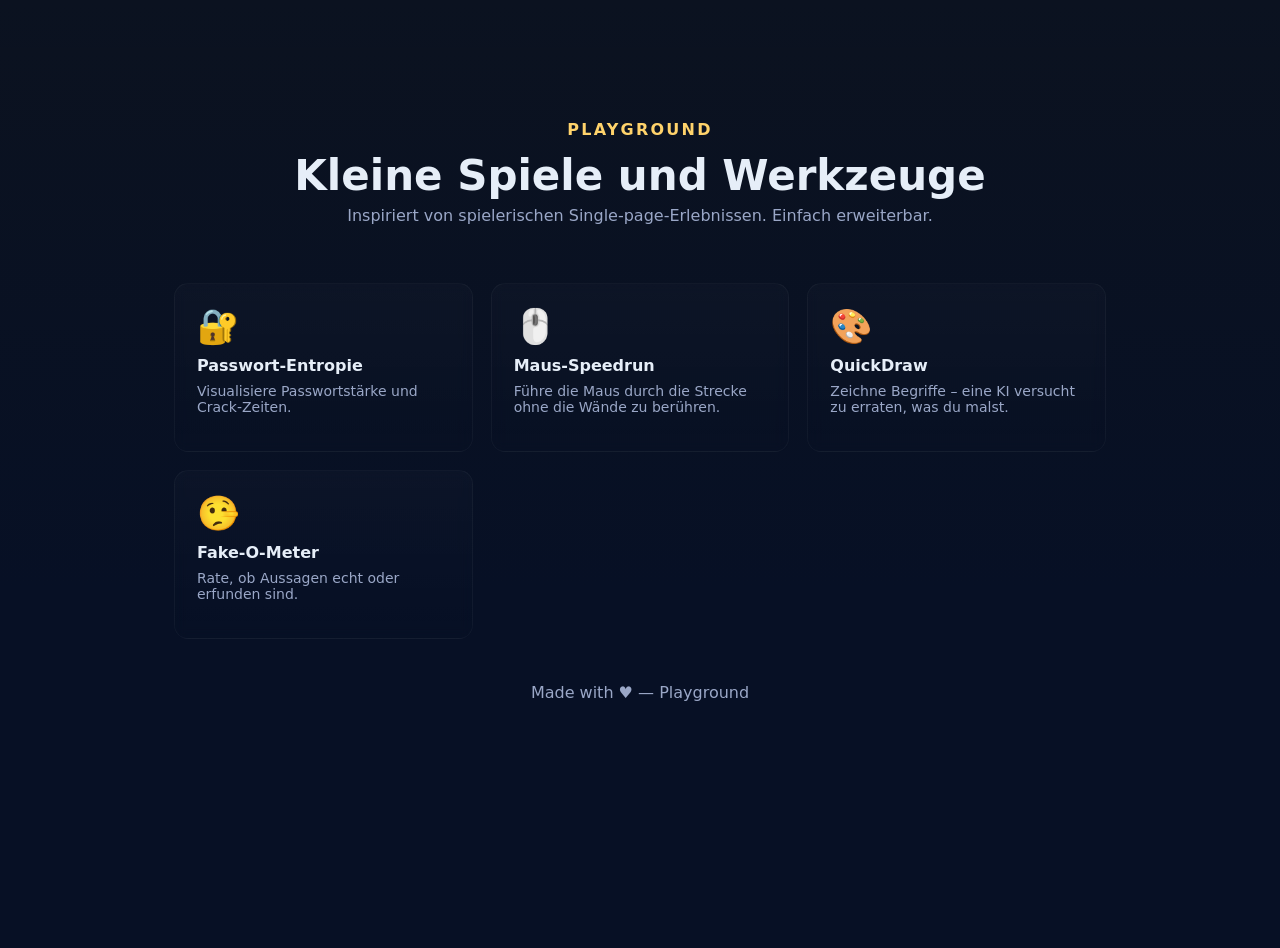
<file: neal-playground/index.html>
<!doctype html>
<html lang="de">
<head>
  <meta charset="utf-8">
  <meta name="viewport" content="width=device-width,initial-scale=1">
  <title>Playground — Mini Games</title>
  <link rel="stylesheet" href="css/style.css">
</head>
<body>
  <main class="site">
    <header class="hero">
      <div class="brand">Playground</div>
      <h1 class="title">Kleine Spiele und Werkzeuge</h1>
      <p class="subtitle">Inspiriert von spielerischen Single‑page‑Erlebnissen. Einfach erweiterbar.</p>
    </header>

    <section class="grid" aria-label="Apps">
      <a class="card" href="apps/passwort-entropie/index.html">
        <div class="emoji">🔐</div>
        <div class="name">Passwort‑Entropie</div>
        <p class="desc">Visualisiere Passwortstärke und Crack‑Zeiten.</p>
      </a>

      <a class="card" href="apps/maus-speedrun/index.html">
        <div class="emoji">🖱️</div>
        <div class="name">Maus‑Speedrun</div>
        <p class="desc">Führe die Maus durch die Strecke ohne die Wände zu berühren.</p>
      </a>

      <a class="card" href="apps/quickdraw-guesser/index.html">
        <div class="emoji">🎨</div>
        <div class="name">QuickDraw</div>
        <p class="desc">Zeichne Begriffe – eine KI versucht zu erraten, was du malst.</p>
      </a>

      <a class="card" href="apps/fake-o-meter/index.html">
        <div class="emoji">🤥</div>
        <div class="name">Fake‑O‑Meter</div>
        <p class="desc">Rate, ob Aussagen echt oder erfunden sind.</p>
      </a>
    </section>

    <footer class="foot">Made with ♥ — Playground</footer>
  </main>

  <script src="js/main.js"></script>
</body>
</html>
</file>
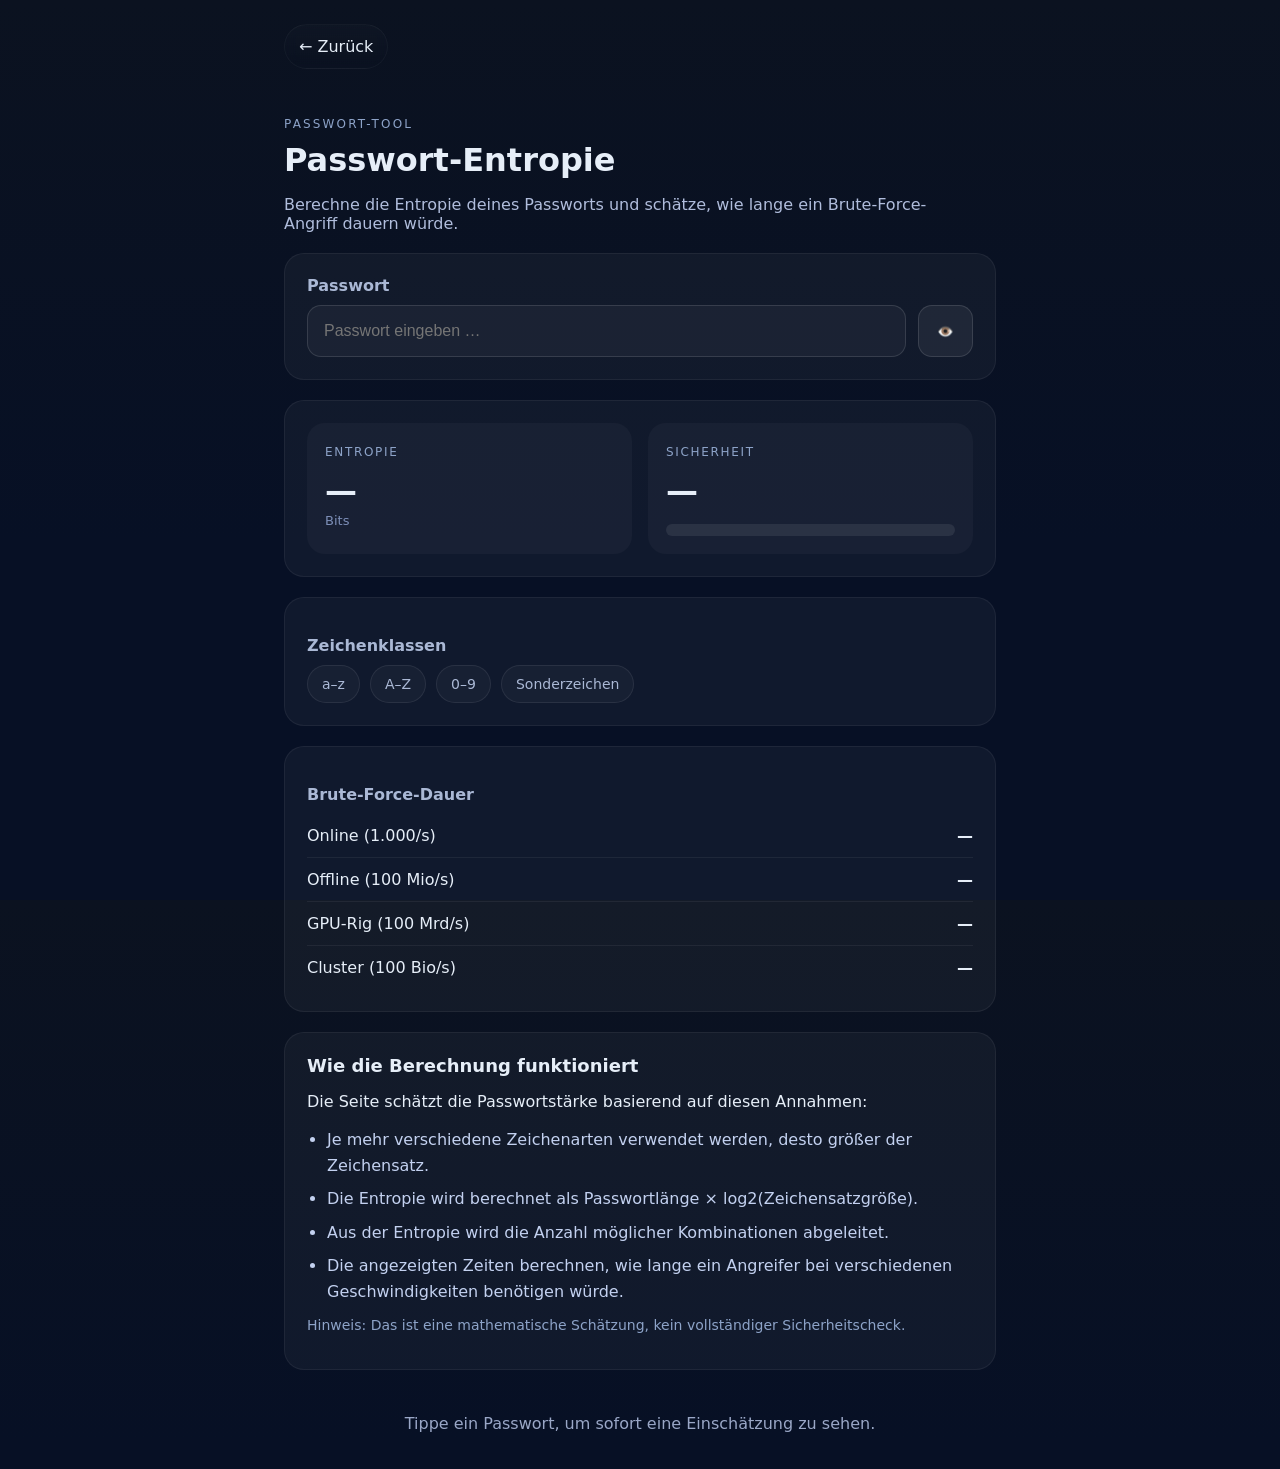
<file: neal-playground/apps/passwort-entropie/index.html>
<!doctype html>
<html lang="de">
<head>
  <meta charset="utf-8">
  <meta name="viewport" content="width=device-width,initial-scale=1">
  <title>Passwort‑Entropie — Playground</title>
  <link rel="stylesheet" href="../../css/style.css">
  <link rel="stylesheet" href="styles.css">
</head>
<body>
  <main class="site app-shell">
    <a class="card card-link" href="../../index.html">← Zurück</a>

    <section class="app-header">
      <div>
        <p class="eyebrow">Passwort-Tool</p>
        <h1>Passwort‑Entropie</h1>
      </div>
      <p class="app-intro">Berechne die Entropie deines Passworts und schätze, wie lange ein Brute-Force-Angriff dauern würde.</p>
    </section>

    <section class="panel input-panel">
      <label class="field-label" for="pw-input">Passwort</label>
      <div class="input-row">
        <input id="pw-input" type="password" placeholder="Passwort eingeben …" autocomplete="off" spellcheck="false">
        <button id="toggle-visibility" type="button" class="btn btn-outline">👁️</button>
      </div>
    </section>

    <section class="panel stats-panel">
      <div class="stat-card">
        <span class="stat-label">Entropie</span>
        <strong class="stat-value" id="entropy-number">—</strong>
        <span class="stat-note">Bits</span>
      </div>
      <div class="stat-card">
        <span class="stat-label">Sicherheit</span>
        <strong class="stat-value" id="strength-label">—</strong>
        <div class="strength-bar">
          <div class="strength-fill" id="strength-fill"></div>
        </div>
      </div>
    </section>

    <section class="panel pool-panel">
      <p class="field-label">Zeichenklassen</p>
      <div class="chips-row">
        <span class="chip" id="chip-lower">a–z</span>
        <span class="chip" id="chip-upper">A–Z</span>
        <span class="chip" id="chip-digits">0–9</span>
        <span class="chip" id="chip-symbol">Sonderzeichen</span>
      </div>
    </section>

    <section class="panel time-panel">
      <p class="field-label">Brute-Force-Dauer</p>
      <div class="time-row"><span>Online (1.000/s)</span><strong id="time-online">—</strong></div>
      <div class="time-row"><span>Offline (100 Mio/s)</span><strong id="time-fast">—</strong></div>
      <div class="time-row"><span>GPU-Rig (100 Mrd/s)</span><strong id="time-gpu">—</strong></div>
      <div class="time-row"><span>Cluster (100 Bio/s)</span><strong id="time-cluster">—</strong></div>
    </section>

    <section class="panel info-panel">
      <h2>Wie die Berechnung funktioniert</h2>
      <p>Die Seite schätzt die Passwortstärke basierend auf diesen Annahmen:</p>
      <ul>
        <li>Je mehr verschiedene Zeichenarten verwendet werden, desto größer der Zeichensatz.</li>
        <li>Die Entropie wird berechnet als Passwortlänge × log2(Zeichensatzgröße).</li>
        <li>Aus der Entropie wird die Anzahl möglicher Kombinationen abgeleitet.</li>
        <li>Die angezeigten Zeiten berechnen, wie lange ein Angreifer bei verschiedenen Geschwindigkeiten benötigen würde.</li>
      </ul>
      <p class="note">Hinweis: Das ist eine mathematische Schätzung, kein vollständiger Sicherheitscheck.</p>
    </section>

    <footer class="foot">Tippe ein Passwort, um sofort eine Einschätzung zu sehen.</footer>
  </main>

  <script src="script.js"></script>
</body>
</html>
</file>
<file: neal-playground/css/style.css>
:root{
  --bg:#0b1220;
  --card:#0f1724;
  --muted:#9aa7c7;
  --accent:#ffd36b;
  --glass: rgba(255,255,255,0.04);
  --radius:14px;
  --gap:18px;
}
*{box-sizing:border-box}
html,body{height:100%;margin:0;font-family:Inter,system-ui,Arial,sans-serif;background:linear-gradient(180deg,var(--bg) 0%, #071025 60%);color:#e6eef8}
.site{max-width:980px;margin:48px auto;padding:24px}
.hero{ text-align:center;padding:48px 12px 24px}
.brand{font-weight:700;color:var(--accent);letter-spacing:.14em;text-transform:uppercase}
.title{font-size:42px;margin:12px 0 6px}
.subtitle{color:var(--muted);max-width:720px;margin:0 auto}
.grid{display:grid;grid-template-columns:repeat(auto-fit,minmax(220px,1fr));gap:var(--gap);margin-top:34px}
.card{background:linear-gradient(180deg, rgba(255,255,255,0.02), transparent);border-radius:var(--radius);padding:22px;display:block;text-decoration:none;color:inherit;border:1px solid var(--glass);backdrop-filter:blur(6px);transition:transform .14s ease,box-shadow .14s ease}
.card:hover{transform:translateY(-6px);box-shadow:0 10px 30px rgba(0,0,0,0.6)}
.emoji{font-size:34px}
.name{font-weight:700;margin-top:10px}
.desc{color:var(--muted);font-size:14px;margin-top:8px}
.foot{text-align:center;color:var(--muted);margin:44px 0 12px}

/* responsive */
@media (max-width:520px){.title{font-size:28px}.site{margin:20px;padding:16px}}
</file>
<file: neal-playground/apps/passwort-entropie/styles.css>
.app-shell{max-width:760px;margin:0 auto}
.app-header{margin:28px 0 18px}
.eyebrow{font-size:12px;text-transform:uppercase;letter-spacing:.18em;color:#8da3c8;margin-bottom:10px}
.app-header h1{font-size:32px;margin:0}
.app-intro{color:#b0bddc;max-width:680px}
.field-label{display:block;margin-bottom:10px;color:#aab8d5;font-weight:600}
.input-row{display:grid;grid-template-columns:1fr auto;gap:12px}
input[type="password"], input[type="text"]{width:100%;padding:16px 16px;border-radius:14px;border:1px solid rgba(255,255,255,.12);background:rgba(255,255,255,.04);color:#fff;font-size:16px;outline:none}
input:focus{border-color:rgba(255,211,107,.75);box-shadow:0 0 0 4px rgba(255,211,107,.1)}
.btn{display:inline-flex;align-items:center;justify-content:center;padding:0 18px;border-radius:14px;border:1px solid rgba(255,255,255,.12);background:rgba(255,255,255,.06);color:#fff;cursor:pointer}
.panel{background:rgba(255,255,255,.04);border:1px solid rgba(255,255,255,.06);border-radius:20px;padding:22px;margin-top:20px}
.stats-panel{display:grid;grid-template-columns:repeat(2,minmax(0,1fr));gap:16px}
.stat-card{padding:18px;border-radius:18px;background:rgba(255,255,255,.03)}
.stat-label{color:#8da3c8;text-transform:uppercase;font-size:12px;letter-spacing:.14em}
.stat-value{display:block;font-size:32px;margin-top:12px}
.stat-note{color:#7d8fb8;font-size:13px}
.strength-bar{margin-top:14px;height:12px;border-radius:12px;background:rgba(255,255,255,.08);overflow:hidden}
.strength-fill{height:100%;width:0%;background:#7d9bff;border-radius:12px;transition:width .2s ease,background .2s ease}
.chips-row{display:flex;flex-wrap:wrap;gap:10px}
.chip{display:inline-flex;padding:10px 14px;border-radius:999px;border:1px solid rgba(255,255,255,.08);background:rgba(255,255,255,.03);color:#aab8d5;font-size:14px}
.chip.active{background:rgba(125,155,255,.15);border-color:rgba(125,155,255,.3);color:#e6eef8}
.time-row{display:flex;justify-content:space-between;align-items:center;padding:12px 0;border-bottom:1px solid rgba(255,255,255,.06)}
.time-row:last-child{border-bottom:0}
.info-panel h2{margin-top:0;margin-bottom:10px;font-size:18px}
.info-panel ul{margin:0;padding-left:20px;color:#c3d1f0}
.info-panel li{margin-bottom:8px;line-height:1.6}
.info-panel .note{margin-top:12px;color:#8da3c8;font-size:14px}
.card-link{display:inline-block;margin-top:0;margin-bottom:20px;padding:12px 14px;border-radius:999px}
@media (max-width:720px){.stats-panel{grid-template-columns:1fr}.input-row{grid-template-columns:1fr}.app-header h1{font-size:28px}}
</file>
